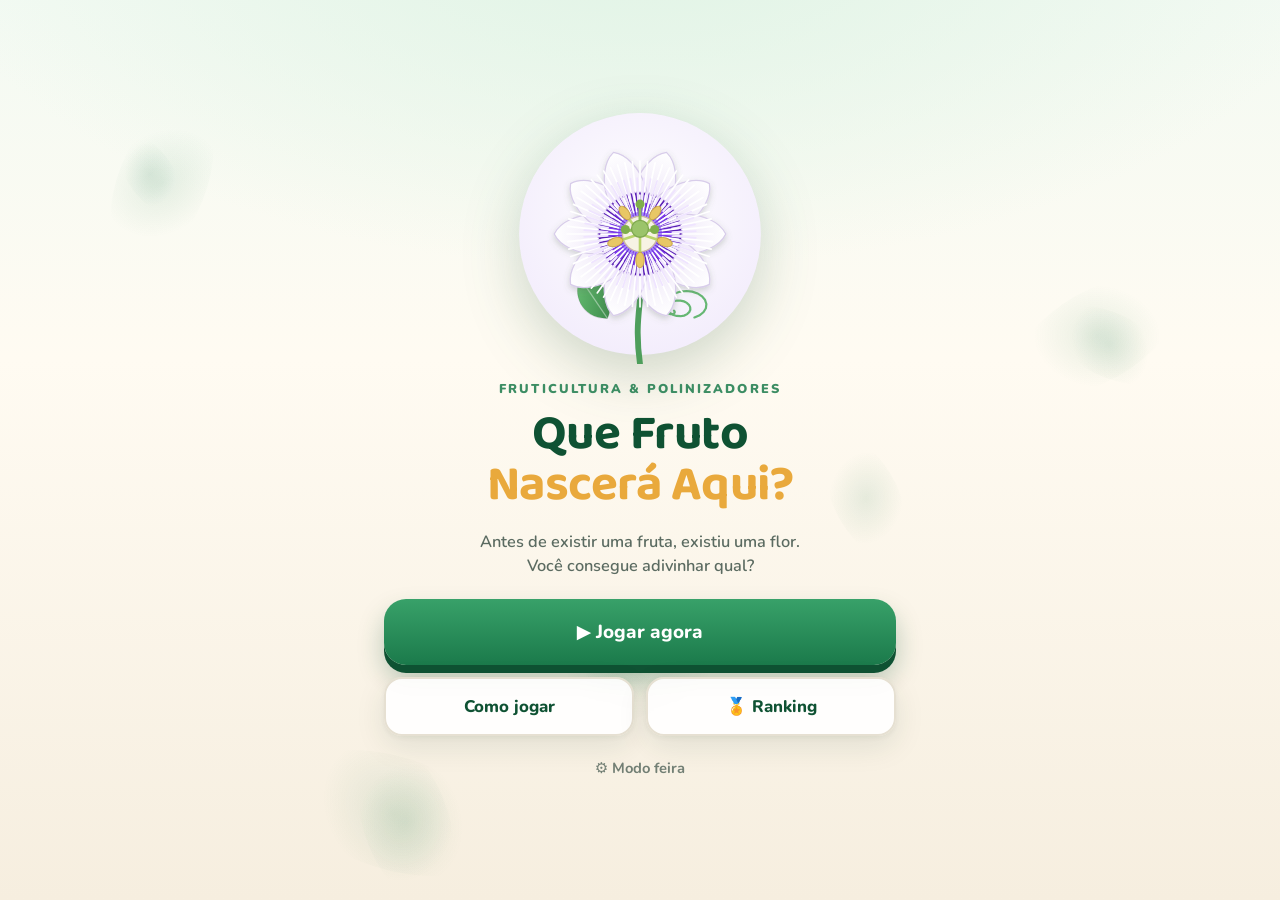
<file: index.html>
<!DOCTYPE html>
<html lang="pt-BR">
<head>
<meta charset="utf-8">
<meta name="viewport" content="width=device-width, initial-scale=1, viewport-fit=cover, maximum-scale=1, user-scalable=no">
<meta name="theme-color" content="#1B7A4B">
<meta name="description" content="Que fruto nascerá aqui? Um jogo sobre flores, polinizadores e fruticultura.">
<meta name="apple-mobile-web-app-capable" content="yes">
<meta name="apple-mobile-web-app-status-bar-style" content="black-translucent">
<meta name="apple-mobile-web-app-title" content="Que Fruto Nascerá?">
<title>Que Fruto Nascerá Aqui?</title>
<link rel="manifest" href="manifest.webmanifest">
<link rel="icon" href="assets/icone.svg" type="image/svg+xml">
<link rel="apple-touch-icon" href="assets/icone.svg">
<link rel="preconnect" href="https://fonts.googleapis.com">
<link rel="preconnect" href="https://fonts.gstatic.com" crossorigin>
<link href="https://fonts.googleapis.com/css2?family=Baloo+2:wght@600;700;800&family=Nunito:wght@400;600;700;900&display=swap" rel="stylesheet">
<link rel="stylesheet" href="css/style.css">
</head>
<body>

<div id="folhas-fundo" aria-hidden="true"></div>

<!-- ============ INICIO ============ -->
<section class="tela ativa" id="tela-home">
  <div class="home-wrap">
    <div class="home-art" id="homeArt" aria-hidden="true"></div>
    <p class="home-tag">Fruticultura &amp; Polinizadores</p>
    <h1 class="home-titulo">Que Fruto<br><em>Nascerá Aqui?</em></h1>
    <p class="home-sub">Antes de existir uma fruta, existiu uma flor.<br>Você consegue adivinhar qual?</p>
    <div class="home-botoes">
      <button class="btn btn-primario btn-grande" data-ir="modo">▶ Jogar agora</button>
      <div class="home-linha">
        <button class="btn btn-fantasma" data-ir="ajuda">Como jogar</button>
        <button class="btn btn-fantasma" data-ir="ranking">🏅 Ranking</button>
      </div>
    </div>
    <button class="btn-mini" id="btnPainel" title="Modo feira e ajustes">⚙️ Modo feira</button>
  </div>
</section>

<!-- ============ ESCOLHA DE MODO ============ -->
<section class="tela" id="tela-modo">
  <header class="topo">
    <button class="btn-voltar" data-ir="home">‹ Voltar</button>
    <h2>Preparar rodada</h2>
    <span class="espaco"></span>
  </header>
  <div class="conteudo">
    <label class="campo">
      <span>Seu nome <small>(opcional, aparece no ranking)</small></span>
      <input id="inpNome" type="text" maxlength="16" placeholder="Ex: Ana" autocomplete="off" spellcheck="false">
    </label>

    <p class="rotulo">Escolha o tamanho da partida</p>
    <div class="modos" id="listaModos"></div>

    <div class="trilha-preview" id="trilhaPreview"></div>

    <button class="btn btn-primario btn-grande largura-total" id="btnComecar">Começar 🌱</button>
  </div>
</section>

<!-- ============ JOGO ============ -->
<section class="tela" id="tela-jogo">
  <header class="hud">
    <button class="btn-voltar" id="btnSair" title="Sair da partida">✕</button>
    <div class="hud-centro">
      <span class="chip chip-nivel" id="chipNivel">Nível 1</span>
      <span class="chip" id="chipRodada">1/10</span>
    </div>
    <div class="placar"><b id="placarValor">0</b><span>pts</span></div>
  </header>

  <div class="barra-progresso"><i id="barraProgresso"></i></div>

  <div class="jogo-corpo">
    <div class="palco" id="palco">
      <div class="palco-caixa">
        <div class="camada camada-flor" id="camadaFlor"></div>
        <div class="camada camada-fruto" id="camadaFruto"></div>
        <div class="mascara" id="mascara" aria-hidden="true"></div>
        <div class="brilho" id="brilho" aria-hidden="true"></div>
        <div class="cronometro" id="cronometro" hidden><svg viewBox="0 0 40 40"><circle class="c-fundo" cx="20" cy="20" r="17"/><circle class="c-frente" id="cronoArco" cx="20" cy="20" r="17"/></svg><span id="cronoNum">30</span></div>
      </div>
      <div class="selo-pontos" id="seloPontos" aria-live="polite"></div>
    </div>

    <div class="painel">
      <h2 class="pergunta" id="pergunta">Que fruto nascerá desta flor?</h2>
      <div class="alternativas" id="alternativas"></div>

      <div class="pistas-area">
        <button class="btn btn-pista" id="btnPista">
          <span class="pista-icone">💡</span>
          <span class="pista-txt">Pedir uma pista</span>
          <span class="pista-cont" id="pistaCont">3</span>
        </button>
        <ul class="lista-pistas" id="listaPistas"></ul>
      </div>
    </div>
  </div>
</section>

<!-- ============ FEEDBACK (painel deslizante) ============ -->
<div class="folha-modal" id="folhaFeedback" hidden>
  <div class="folha-conteudo">
    <div class="fb-cabeca">
      <div class="fb-emoji" id="fbEmoji">🎉</div>
      <div>
        <p class="fb-status" id="fbStatus">Acertou!</p>
        <p class="fb-nome" id="fbNome">Maracujá</p>
      </div>
      <div class="fb-pontos" id="fbPontos">+30</div>
    </div>
    <div class="fb-bloco">
      <h3>Da flor ao fruto</h3>
      <p id="fbExplicacao"></p>
    </div>
    <div class="fb-bloco fb-curiosidade">
      <h3>🐝 <span id="fbPolinizador"></span></h3>
      <p id="fbCuriosidade"></p>
    </div>
    <p class="fb-credito" id="fbCredito"></p>
    <button class="btn btn-primario btn-grande largura-total" id="btnContinuar">Continuar ›</button>
  </div>
</div>

<!-- ============ INTRO DE NIVEL ============ -->
<div class="intro-nivel" id="introNivel" hidden>
  <div class="intro-caixa">
    <div class="intro-icone" id="introIcone">🌸</div>
    <p class="intro-lema" id="introLema">O coração do jogo</p>
    <h2 id="introTitulo">Da Flor ao Fruto</h2>
    <p id="introDesc"></p>
    <div class="intro-barra"><i></i></div>
  </div>
</div>

<!-- ============ FIM ============ -->
<section class="tela" id="tela-fim">
  <div class="conteudo fim-wrap">
    <div class="medalha" id="medalha">🏆</div>
    <p class="fim-tag">Resultado</p>
    <h2 class="fim-titulo" id="fimTitulo">Mestre da Fruticultura</h2>
    <p class="fim-msg" id="fimMsg"></p>

    <div class="fim-placar">
      <div><b id="fimPontos">0</b><span>pontos</span></div>
      <div><b id="fimAcertos">0/10</b><span>acertos</span></div>
      <div><b id="fimSemPista">0</b><span>sem pista</span></div>
    </div>

    <p class="rotulo">Seu pomar desta partida</p>
    <div class="pomar" id="pomar"></div>

    <div class="fim-frase">
      Parabéns! Agora você sabe que, antes de existir uma fruta, houve uma flor —
      e quase sempre a ajuda de um polinizador.
    </div>

    <div class="fim-botoes">
      <button class="btn btn-primario btn-grande" id="btnDeNovo">Jogar de novo</button>
      <button class="btn btn-fantasma" data-ir="ranking">Ver ranking</button>
      <button class="btn btn-fantasma" data-ir="home">Início</button>
    </div>
    <p class="auto-voltar" id="autoVoltar" hidden></p>
  </div>
</section>

<!-- ============ RANKING ============ -->
<section class="tela" id="tela-ranking">
  <header class="topo">
    <button class="btn-voltar" data-ir="home">‹ Voltar</button>
    <h2>🏅 Ranking</h2>
    <span class="espaco"></span>
  </header>
  <div class="conteudo">
    <ol class="ranking" id="listaRanking"></ol>
    <p class="vazio" id="rankingVazio" hidden>Ninguém jogou ainda. Seja o primeiro!</p>
    <button class="btn btn-fantasma largura-total" id="btnLimparRanking">Limpar ranking</button>
  </div>
</section>

<!-- ============ AJUDA ============ -->
<section class="tela" id="tela-ajuda">
  <header class="topo">
    <button class="btn-voltar" data-ir="home">‹ Voltar</button>
    <h2>Como jogar</h2>
    <span class="espaco"></span>
  </header>
  <div class="conteudo">
    <div class="cartao">
      <h3>🌸 A ideia</h3>
      <p>Toda fruta começa como uma flor. O jogo mostra a flor (ou a fruta) e você descobre de quem ela é.</p>
    </div>
    <div class="cartao">
      <h3>💡 As pistas</h3>
      <p>Travou? Peça até <b>3 pistas</b> sobre a planta, a polinização e o fruto. Cada pista usada diminui os pontos daquela rodada — então tente adivinhar antes!</p>
    </div>
    <div class="cartao">
      <h3>🏆 Pontuação</h3>
      <table class="tabela">
        <tr><td>Acertou só olhando</td><td><b>até 30 pts</b></td></tr>
        <tr><td>Depois da 1ª pista</td><td>20 pts</td></tr>
        <tr><td>Depois da 2ª pista</td><td>10 pts</td></tr>
        <tr><td>Depois da 3ª pista</td><td>5 pts</td></tr>
        <tr><td>Errou</td><td>0 pts</td></tr>
      </table>
      <p class="nota">Acertos seguidos dão bônus de sequência. No nível 3 vale mais, e no desafio final os pontos caem enquanto a flor é revelada.</p>
    </div>
    <div class="cartao">
      <h3>🌳 Os níveis</h3>
      <ul class="lista-niveis" id="listaNiveisAjuda"></ul>
    </div>
  </div>
</section>

<!-- ============ PAINEL / MODO FEIRA ============ -->
<section class="tela" id="tela-painel">
  <header class="topo">
    <button class="btn-voltar" data-ir="home">‹ Voltar</button>
    <h2>⚙️ Modo feira</h2>
    <span class="espaco"></span>
  </header>
  <div class="conteudo">
    <div class="cartao">
      <h3>Ajustes</h3>
      <label class="chave"><span>🔊 Sons do jogo</span><input type="checkbox" id="cfgSom" checked><i></i></label>
      <label class="chave"><span>📳 Vibração</span><input type="checkbox" id="cfgVibra" checked><i></i></label>
      <label class="chave"><span>⏱️ Cronômetro nas rodadas</span><input type="checkbox" id="cfgTempo"><i></i></label>
      <label class="chave"><span>🎪 Voltar sozinho ao início</span><input type="checkbox" id="cfgAuto"><i></i></label>
      <p class="nota">Com o retorno automático ligado, a tela final volta para o início depois de 45 s — ideal para um tablet solto na feira.</p>
    </div>
    <div class="cartao">
      <h3>📲 Levar para o tablet</h3>
      <p>Abra este endereço no tablet e use <b>“Adicionar à tela de início”</b>. O jogo instala como aplicativo e funciona <b>sem internet</b>.</p>
      <div class="url-caixa"><code id="urlAtual"></code></div>
      <button class="btn btn-fantasma largura-total" id="btnCopiarUrl">Copiar endereço</button>
      <p class="nota">Para o QR Code da feira: gere um QR com esse mesmo endereço e imprima na placa da barraca.</p>
    </div>
    <div class="cartao">
      <h3>📥 Guardar para usar sem internet</h3>
      <p>O jogo tem <b id="qtdFotos">–</b> fotos. Toque abaixo uma vez, com internet, para o tablet
         guardar tudo. Depois ele funciona até no modo avião.</p>
      <button class="btn btn-fantasma largura-total" id="btnBaixarTudo">Guardar fotos no tablet</button>
      <div class="barra-progresso barra-baixa" id="barraBaixa" hidden><i></i></div>
      <p class="nota" id="statusBaixa"></p>
    </div>
    <div class="cartao">
      <h3>📷 Fotos e créditos</h3>
      <p>Todas as fotos vêm do Wikimedia Commons, com licença livre. A tela de créditos lista
         o autor e a licença de cada uma — bom deixar aberta na barraca.</p>
      <button class="btn btn-fantasma largura-total" data-ir="creditos">Ver créditos das fotos</button>
    </div>
    <div class="cartao">
      <h3>🌿 Frutas do jogo</h3>
      <p class="nota" id="contagemEspecies"></p>
      <div class="galeria" id="galeriaEspecies"></div>
    </div>
  </div>
</section>

<!-- ============ CREDITOS ============ -->
<section class="tela" id="tela-creditos">
  <header class="topo">
    <button class="btn-voltar" data-ir="painel">‹ Voltar</button>
    <h2>📷 Créditos</h2>
    <span class="espaco"></span>
  </header>
  <div class="conteudo">
    <div class="cartao">
      <h3>De onde vêm as fotos</h3>
      <p>Todas as fotografias deste jogo foram publicadas no <b>Wikimedia Commons</b> sob licenças
         livres (Creative Commons ou domínio público), que permitem uso e compartilhamento desde que
         o autor seja creditado. A lista completa está abaixo.</p>
      <p class="nota">Boa parte delas é do acervo botânico de Forest &amp; Kim Starr, que fotografa
         plantas cultivadas identificando espécie e parte da planta.</p>
    </div>
    <ul class="lista-creditos" id="listaCreditos"></ul>
  </div>
</section>

<div class="confete" id="confete" aria-hidden="true"></div>

<script src="js/art.js"></script>
<script src="js/creditos.js"></script>
<script src="js/midia.js"></script>
<script src="js/data.js"></script>
<script src="js/audio.js"></script>
<script src="js/app.js"></script>
</body>
</html>
</file>
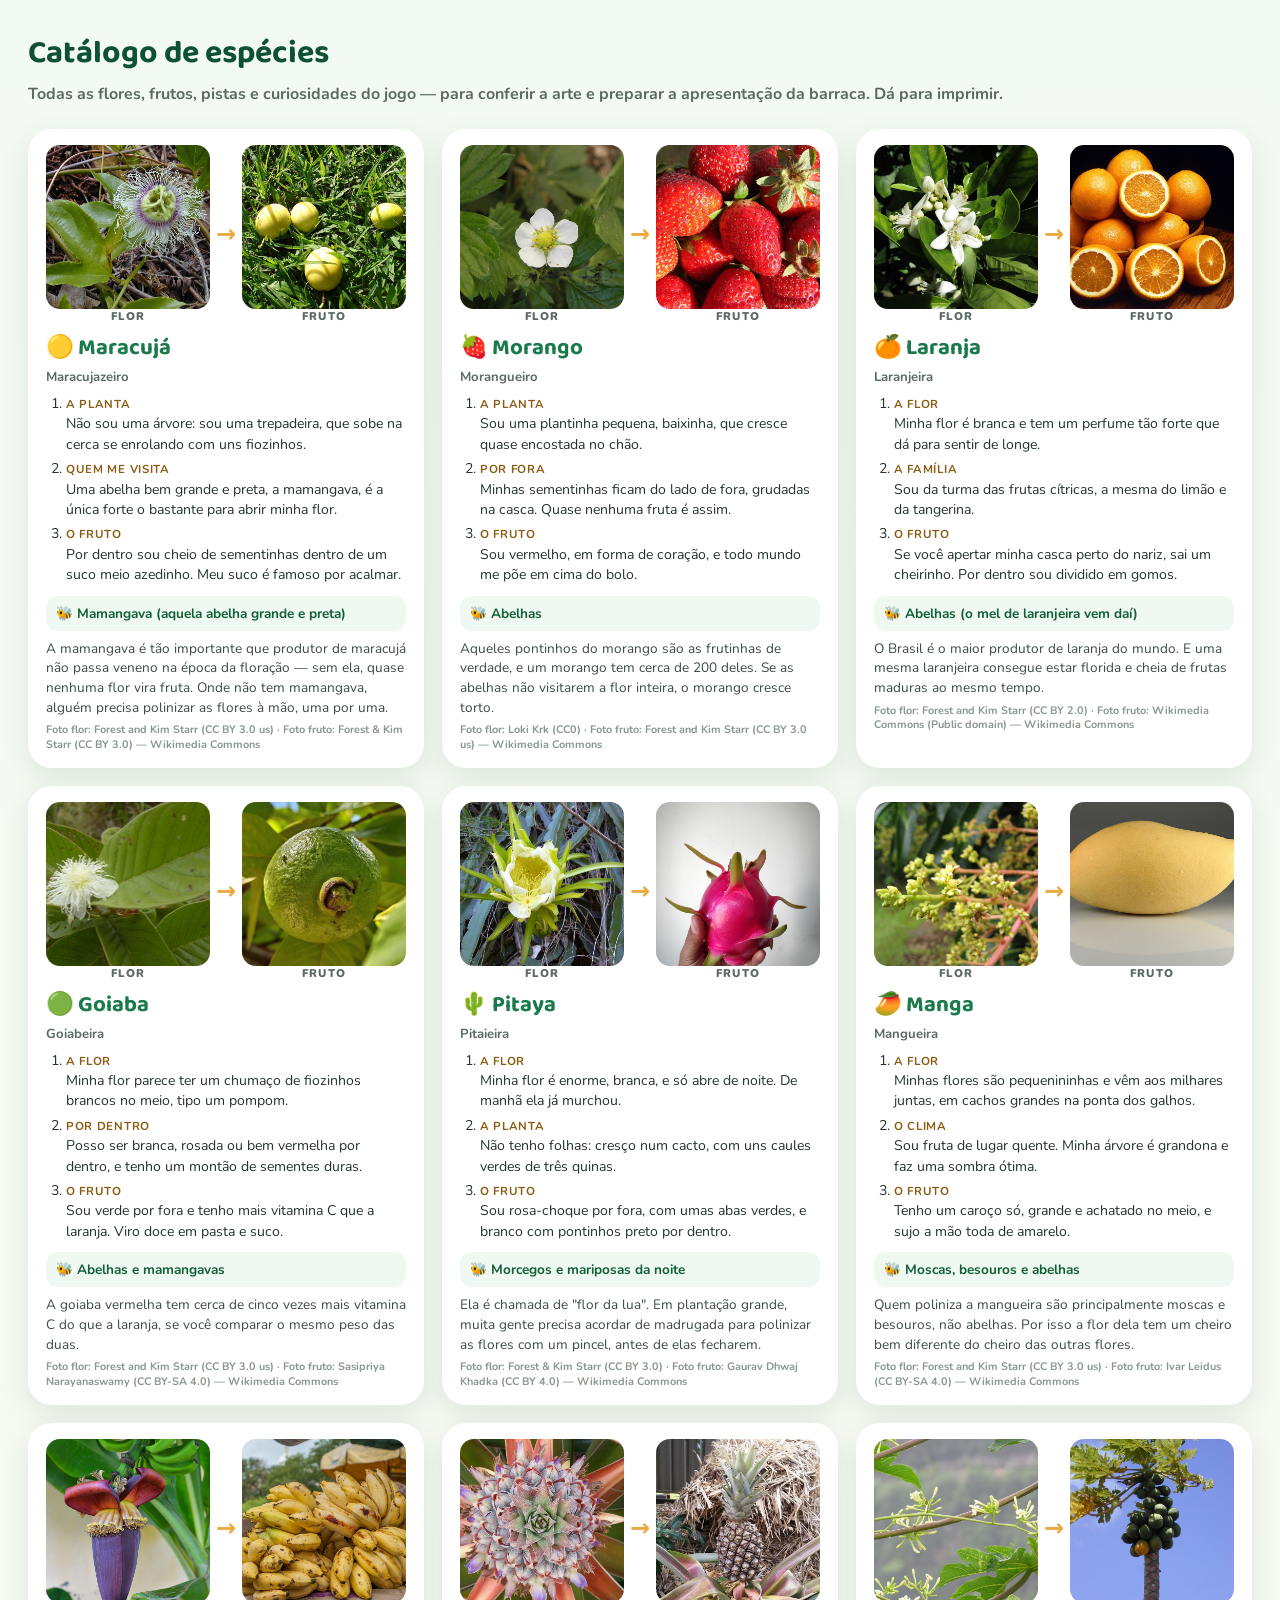
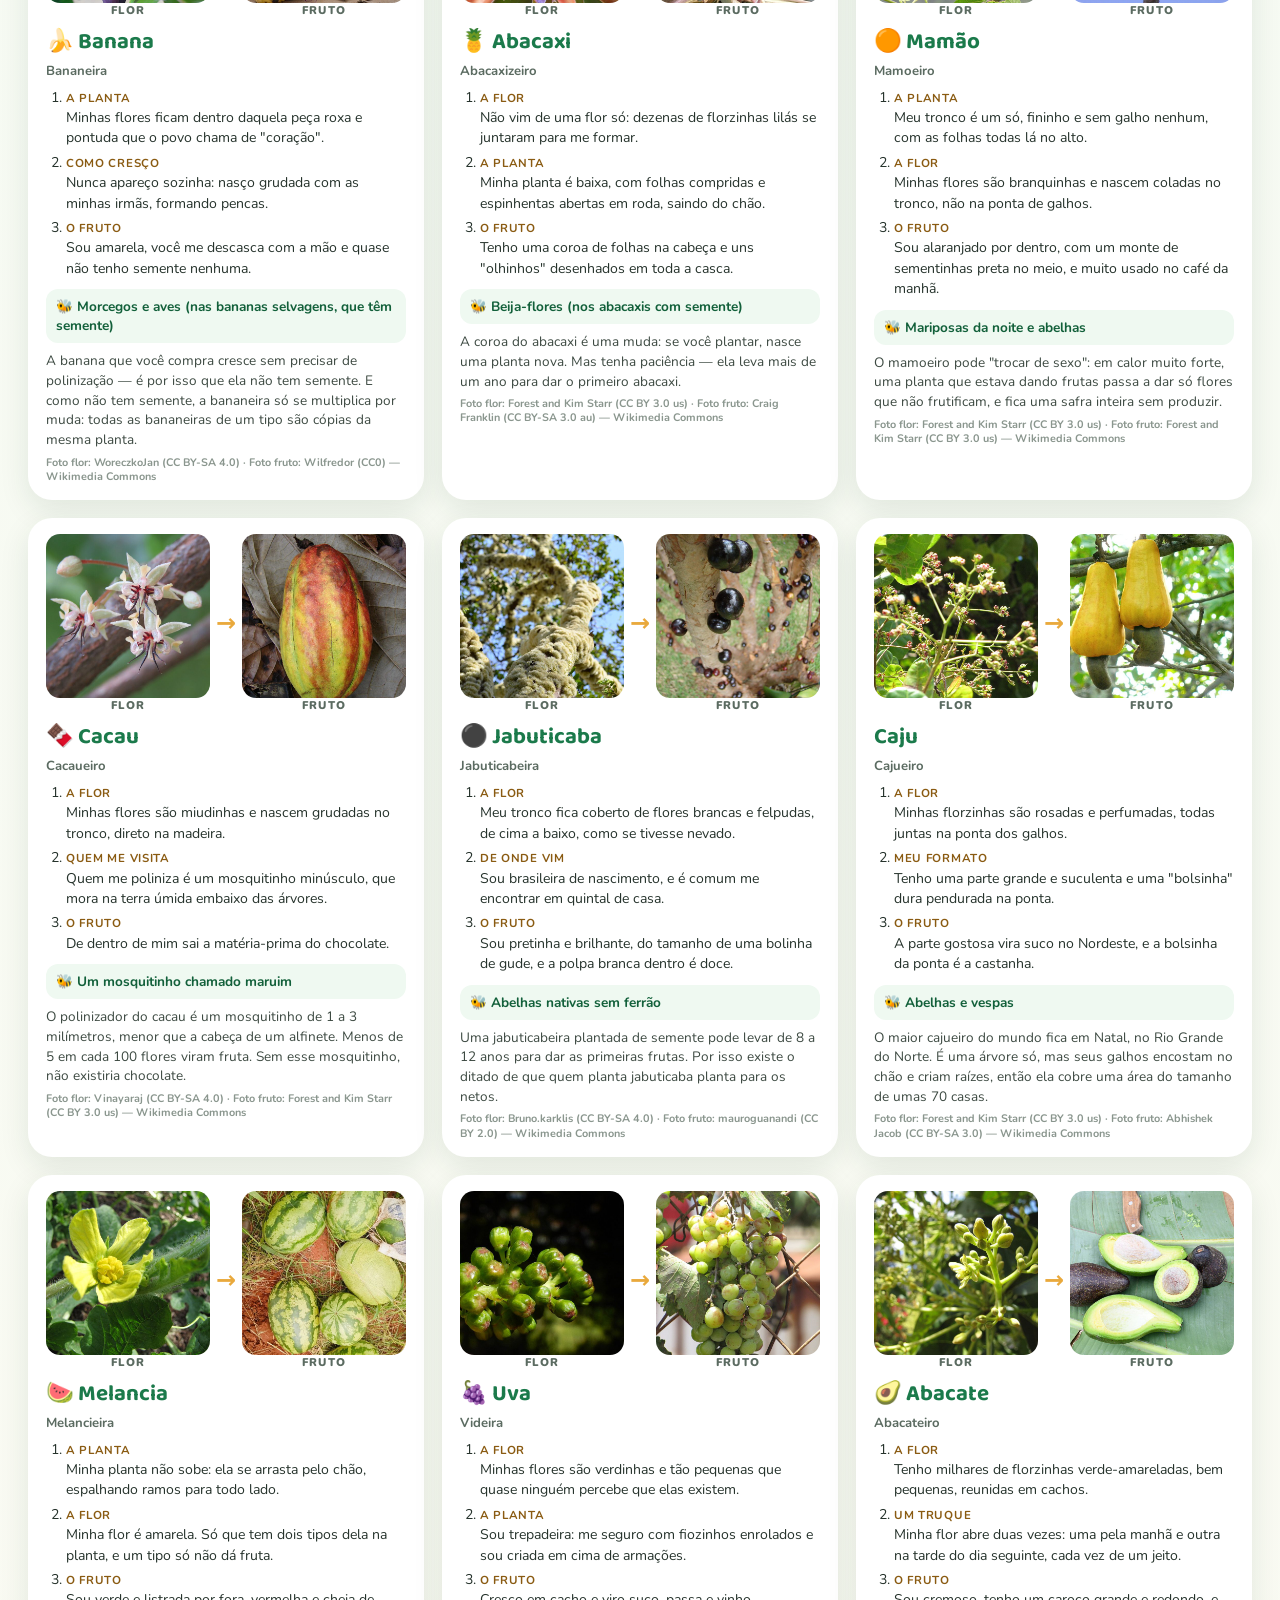
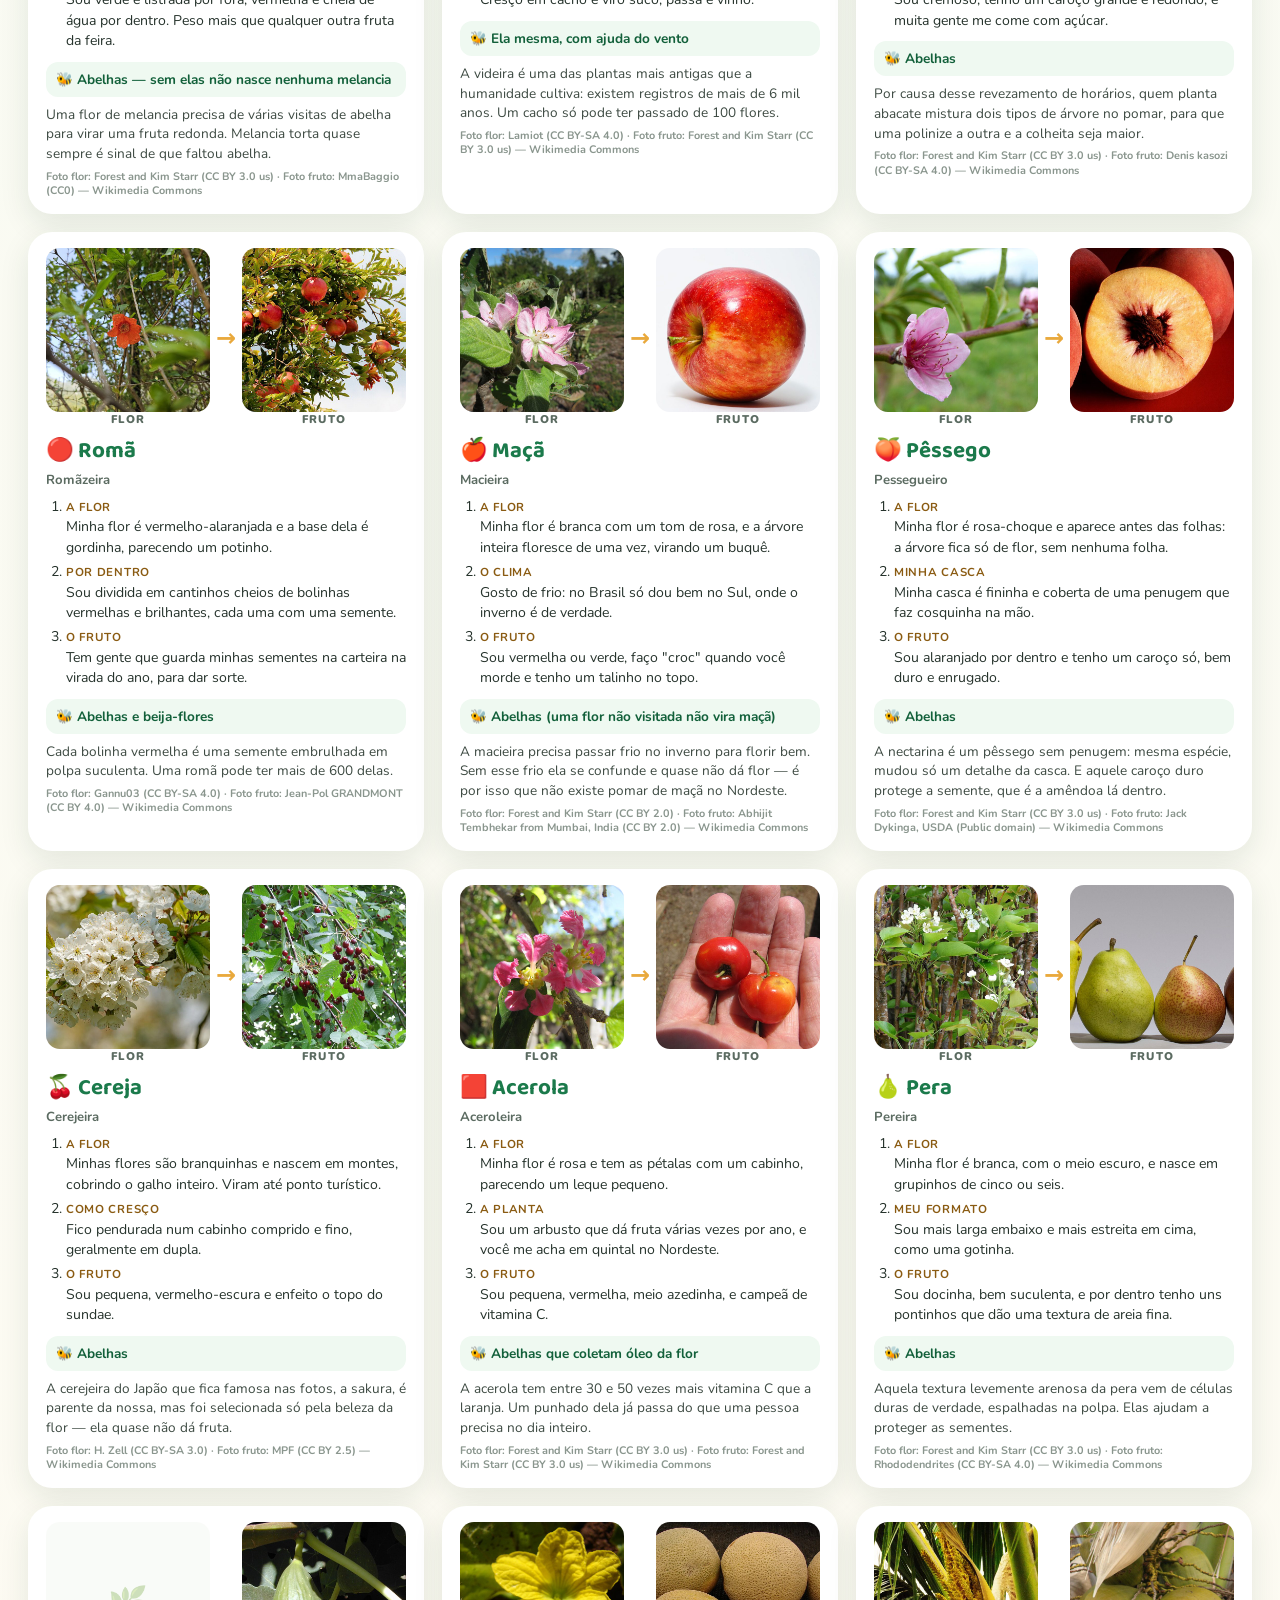
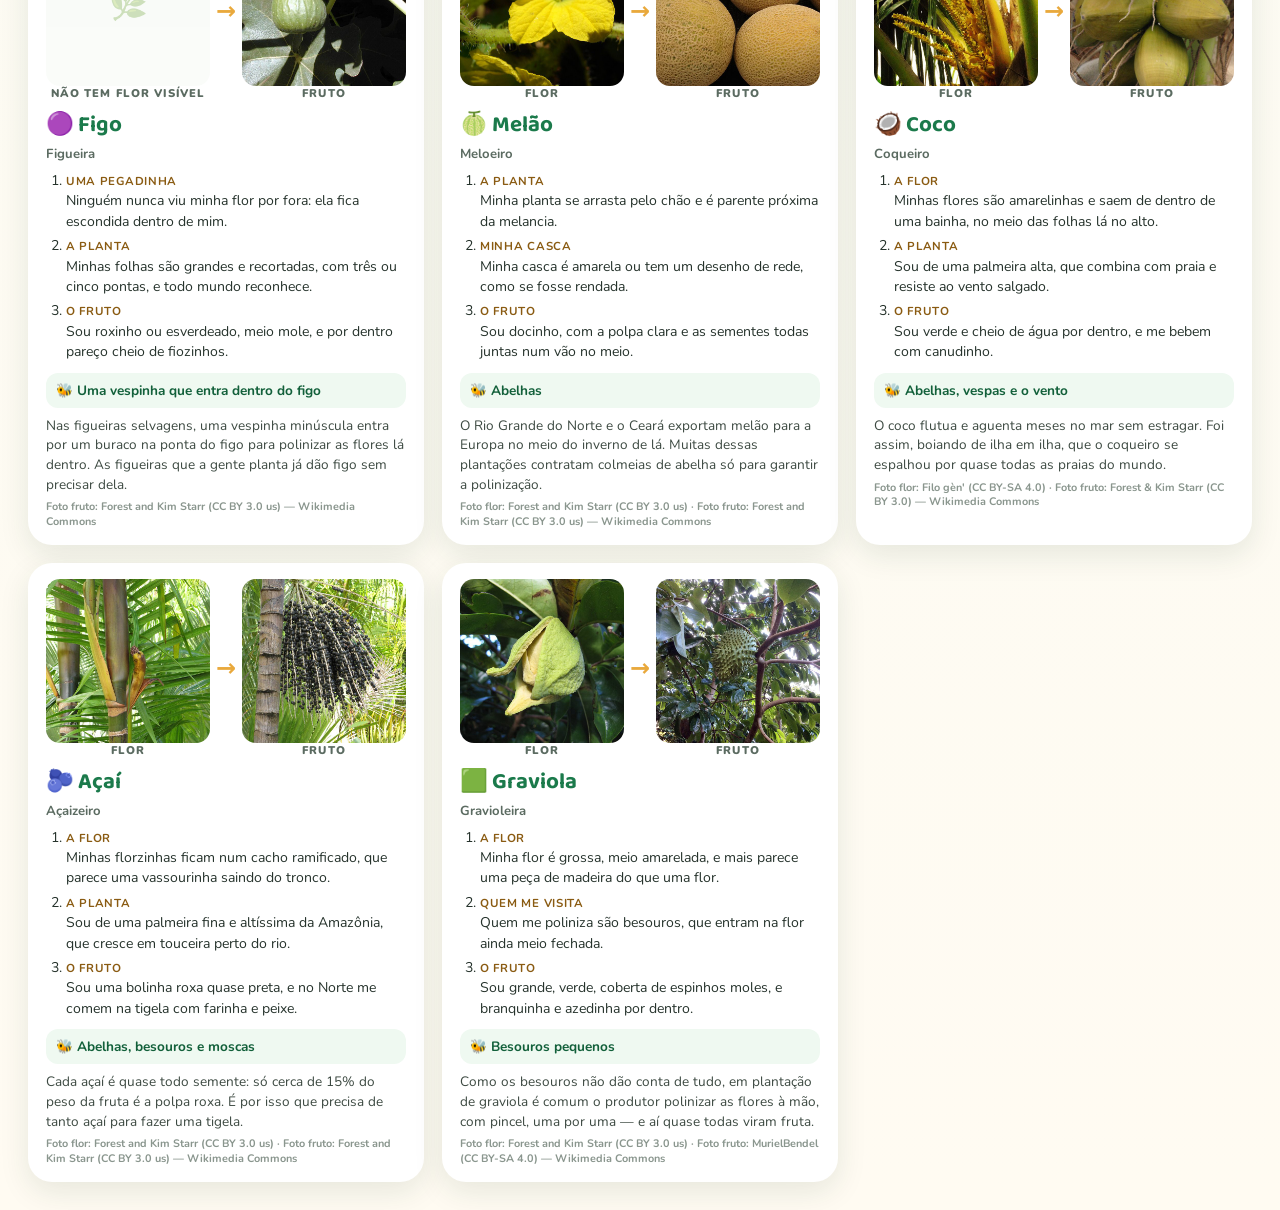
<file: preview.html>
<!DOCTYPE html>
<html lang="pt-BR">
<head>
<meta charset="utf-8">
<meta name="viewport" content="width=device-width, initial-scale=1">
<title>Catálogo de espécies — Que Fruto Nascerá Aqui?</title>
<link href="https://fonts.googleapis.com/css2?family=Baloo+2:wght@600;800&family=Nunito:wght@400;700;900&display=swap" rel="stylesheet">
<style>
  body{margin:0;padding:28px;font-family:'Nunito',system-ui,sans-serif;color:#26332C;
       background:linear-gradient(180deg,#F3FAF3,#FFFBF2)}
  h1{font-family:'Baloo 2',sans-serif;color:#0F5233;margin:0 0 4px;font-size:2rem}
  .sub{color:#5B6B61;font-weight:700;margin:0 0 24px}
  .grade{display:grid;grid-template-columns:repeat(auto-fill,minmax(330px,1fr));gap:18px}
  .card{background:#fff;border-radius:24px;padding:16px 18px;box-shadow:0 10px 30px rgba(24,60,40,.10)}
  .par{display:flex;align-items:center;gap:6px}
  .par figure{margin:0;flex:1;text-align:center}
  .par svg{width:100%;height:auto;display:block}
  .par img{width:100%;aspect-ratio:1;object-fit:cover;border-radius:14px;display:block}
  .par .art-vazia{aspect-ratio:1;display:grid;place-items:center;font-size:2rem;opacity:.3;background:#EEF4EA;border-radius:14px}
  .cred{margin:6px 0 0;font-size:.68rem;color:#8A968E;font-weight:700;line-height:1.3}
  .par figcaption{font-size:.7rem;font-weight:900;letter-spacing:.1em;text-transform:uppercase;color:#5B6B61}
  .seta{font-size:1.5rem;color:#E9A93C;font-weight:900}
  h2{font-family:'Baloo 2',sans-serif;margin:6px 0 2px;color:#1B7A4B;font-size:1.4rem}
  .planta{font-size:.82rem;color:#5B6B61;font-weight:700;margin:0 0 8px}
  ol{margin:0;padding-left:20px}
  ol li{font-size:.88rem;line-height:1.45;margin-bottom:4px}
  ol li b{color:#8A5B12;font-size:.72rem;text-transform:uppercase;letter-spacing:.06em}
  .pol{margin:10px 0 0;font-size:.85rem;background:#EFF9F1;border-radius:12px;padding:8px 10px;font-weight:700;color:#12603A}
  .cur{margin:8px 0 0;font-size:.85rem;line-height:1.45;color:#3D4A42}
  @media print{body{background:#fff}.card{break-inside:avoid;box-shadow:none;border:1px solid #ddd}}
</style>
</head>
<body>
<h1>Catálogo de espécies</h1>
<p class="sub">Todas as flores, frutos, pistas e curiosidades do jogo — para conferir a arte e preparar a apresentação da barraca. Dá para imprimir.</p>
<div class="grade" id="grade"></div>

<script src="js/art.js"></script>
<script src="js/creditos.js"></script>
<script src="js/midia.js"></script>
<script src="js/data.js"></script>
<script>
function creditoDe(e) {
  var out = [];
  ['flor', 'fruto'].forEach(function (t) {
    var c = Midia.credito(e.id, t);
    if (c) out.push('Foto ' + t + ': ' + c.autor + ' (' + c.licenca + ')');
  });
  return out.join(' · ') + (out.length ? ' — Wikimedia Commons' : '');
}

document.getElementById('grade').innerHTML = DB.especies.map(function (e) {
  return '<div class="card">' +
    '<div class="par">' +
      '<figure>' + Midia.mini(e.id, 'flor') + '<figcaption>' +
        (e.soFruto ? 'não tem flor visível' : 'flor') + '</figcaption></figure>' +
      '<div class="seta">→</div>' +
      '<figure>' + Midia.mini(e.id, 'fruto') + '<figcaption>fruto</figcaption></figure>' +
    '</div>' +
    '<h2>' + (e.emoji ? e.emoji + ' ' : '') + e.nome + '</h2>' +
    '<p class="planta">' + e.planta + '</p>' +
    '<ol>' + e.pistas.map(function (p) { return '<li><b>' + p.t + '</b><br>' + p.d + '</li>'; }).join('') + '</ol>' +
    '<p class="pol">🐝 ' + e.polinizador + '</p>' +
    '<p class="cur">' + e.curiosidade + '</p>' +
    '<p class="cred">' + creditoDe(e) + '</p>' +
  '</div>';
}).join('');
</script>
</body>
</html>
</file>
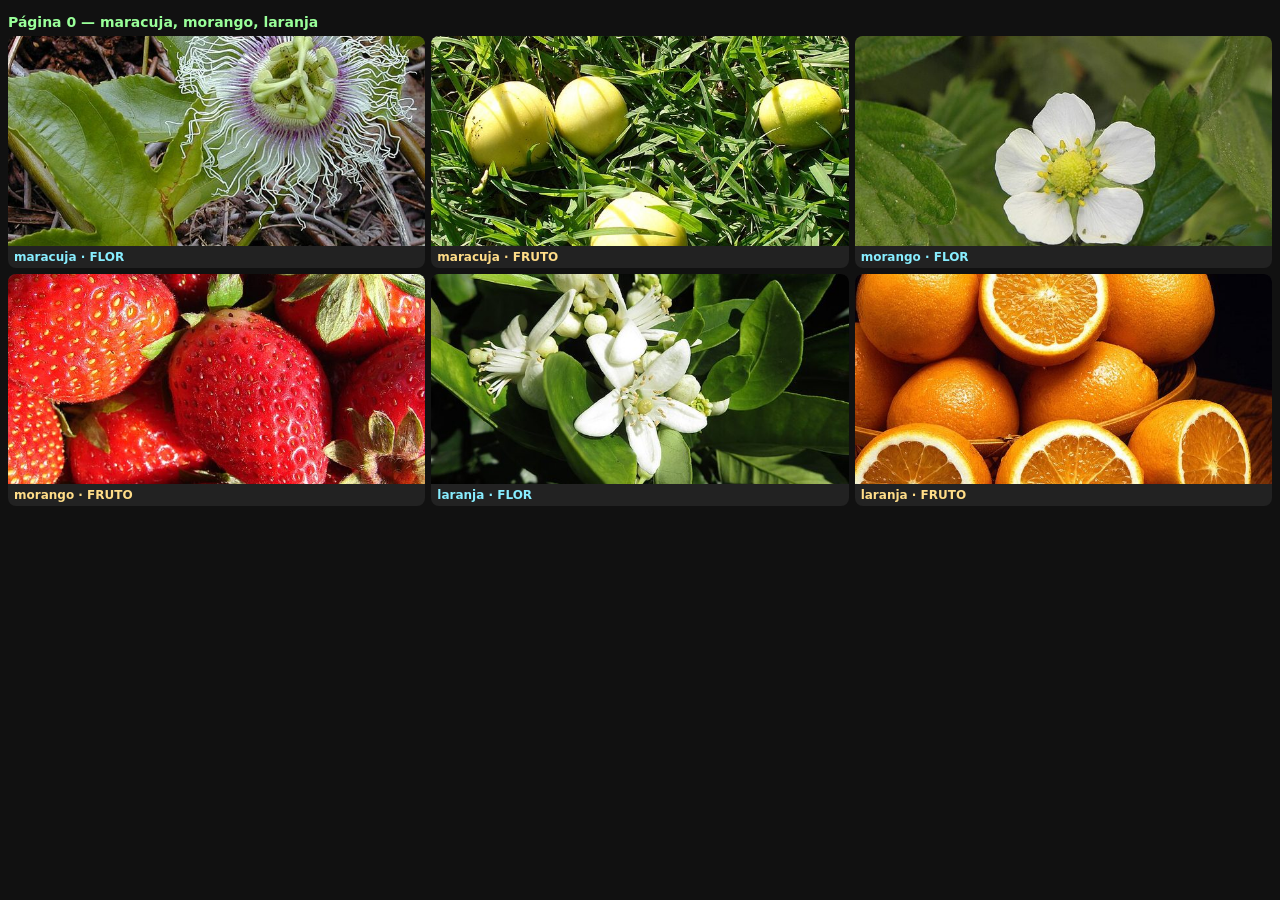
<file: tools/revisar.html>
<!DOCTYPE html>
<html lang="pt-BR">
<head>
<meta charset="utf-8">
<title>Revisão das fotos</title>
<style>
  body{margin:0;padding:8px;background:#111;color:#fff;font:700 13px system-ui}
  .g{display:grid;grid-template-columns:repeat(3,1fr);gap:6px}
  figure{margin:0;background:#222;border-radius:8px;overflow:hidden}
  img{width:100%;height:210px;object-fit:cover;display:block;background:#333}
  figcaption{padding:4px 6px;font-size:12px}
  .flor{color:#8ef}
  .fruto{color:#fd8}
  h2{margin:6px 0;font-size:14px;color:#9f9}
</style>
</head>
<body>
<h2 id="t"></h2>
<div class="g" id="g"></div>
<script>
const IDS = ['maracuja','morango','laranja','goiaba','pitaya','manga','banana','abacaxi','mamao',
 'cacau','jabuticaba','caju','melancia','uva','abacate','roma','maca','pessego','cereja','acerola',
 'pera','figo','melao','coco','acai','graviola'];
const pag = parseInt(location.hash.slice(1) || '0', 10);
const porPag = 3;                       // 3 especies = 6 fotos por tela
const fatia = IDS.slice(pag*porPag, pag*porPag+porPag);
document.getElementById('t').textContent = 'Página ' + pag + ' — ' + fatia.join(', ');
document.getElementById('g').innerHTML = fatia.map(id =>
  ['flor','fruto'].map(t =>
    '<figure><img src="../assets/fotos/'+id+'-'+t+'.jpg" alt=""><figcaption class="'+t+'">'+
    id+' · '+t.toUpperCase()+'</figcaption></figure>'
  ).join('')
).join('');
</script>
</body>
</html>
</file>
<file: css/style.css>
/* =========================================================
   Que Fruto Nascerá Aqui? - estilos
   Paleta botanica quente, alvos de toque grandes (tablet).
   ========================================================= */

:root{
  --verde:#1B7A4B;
  --verde-claro:#38A169;
  --verde-escuro:#0F5233;
  --verde-agua:#E7F5EC;
  --creme:#FFFBF2;
  --areia:#F6EEDF;
  --tinta:#26332C;
  --tinta-suave:#5B6B61;
  --dourado:#E9A93C;
  --coral:#E5533D;
  --roxo:#7C3AED;
  --borda:#E6E0D2;
  --sombra:0 10px 30px rgba(24,60,40,.10), 0 2px 6px rgba(24,60,40,.06);
  --sombra-alta:0 20px 50px rgba(24,60,40,.18);
  --raio:26px;
  --raio-p:16px;
  --fonte-t:'Baloo 2','Trebuchet MS',system-ui,sans-serif;
  --fonte:'Nunito',system-ui,-apple-system,'Segoe UI',sans-serif;
}

*{box-sizing:border-box;-webkit-tap-highlight-color:transparent}
[hidden]{display:none!important}
html,body{height:100%}
body{
  margin:0;
  font-family:var(--fonte);
  color:var(--tinta);
  background:
    radial-gradient(1200px 600px at 50% -10%, #DFF3E4 0%, transparent 60%),
    linear-gradient(180deg,#F3FAF3 0%, var(--creme) 40%, var(--areia) 100%);
  background-attachment:fixed;
  overflow:hidden;
  overscroll-behavior:none;
  -webkit-user-select:none;user-select:none;
}
h1,h2,h3{font-family:var(--fonte-t);margin:0;letter-spacing:-.01em}
button{font-family:inherit}

/* folhas decorativas de fundo */
#folhas-fundo{position:fixed;inset:0;pointer-events:none;z-index:0;overflow:hidden}
#folhas-fundo i{
  position:absolute;display:block;width:120px;height:150px;opacity:.10;
  background:radial-gradient(closest-side,#1B7A4B,transparent 72%);
  border-radius:0 100% 0 100%;
}

/* ---------- telas ---------- */
.tela{
  position:fixed;inset:0;z-index:1;
  display:none;flex-direction:column;
  overflow-y:auto;-webkit-overflow-scrolling:touch;
  padding:max(14px,env(safe-area-inset-top)) 0 max(14px,env(safe-area-inset-bottom));
}
.tela.ativa{display:flex;animation:entrar .38s cubic-bezier(.2,.9,.3,1)}
@keyframes entrar{from{opacity:0;transform:translateY(14px)}to{opacity:1;transform:none}}

.conteudo{
  width:min(720px,100%);margin:0 auto;padding:8px 20px 32px;
  display:flex;flex-direction:column;gap:16px;
}
.topo{
  display:flex;align-items:center;gap:10px;
  width:min(720px,100%);margin:0 auto;padding:6px 16px 10px;
}
.topo h2{font-size:1.35rem;flex:1;text-align:center}
.espaco{width:64px}
.btn-voltar{
  min-width:64px;height:44px;border:0;border-radius:14px;
  background:rgba(255,255,255,.85);box-shadow:var(--sombra);
  color:var(--verde-escuro);font-weight:800;font-size:1rem;cursor:pointer;
}
.btn-voltar:active{transform:scale(.96)}

/* ---------- botoes ---------- */
.btn{
  border:0;border-radius:18px;padding:16px 22px;
  font-weight:800;font-size:1.05rem;cursor:pointer;
  transition:transform .12s ease, box-shadow .2s ease, filter .2s ease;
}
.btn:active{transform:translateY(2px) scale(.985)}
.btn-grande{padding:20px 26px;font-size:1.18rem;border-radius:22px}
.largura-total{width:100%}
.btn-primario{
  color:#fff;
  background:linear-gradient(180deg,var(--verde-claro),var(--verde));
  box-shadow:0 8px 0 var(--verde-escuro), 0 14px 26px rgba(15,82,51,.28);
}
.btn-primario:active{box-shadow:0 4px 0 var(--verde-escuro), 0 8px 16px rgba(15,82,51,.24)}
.btn-fantasma{
  background:rgba(255,255,255,.9);color:var(--verde-escuro);
  box-shadow:var(--sombra);border:2px solid var(--borda);
}
.btn-mini{
  margin-top:6px;background:none;border:0;color:var(--tinta-suave);
  font-size:.92rem;font-weight:700;padding:10px;cursor:pointer;opacity:.85;
}

/* ---------- HOME ---------- */
.home-wrap{
  margin:auto;width:min(560px,100%);padding:20px 24px 28px;
  display:flex;flex-direction:column;align-items:center;text-align:center;gap:6px;
}
.home-art{width:min(260px,58vw);aspect-ratio:1;filter:drop-shadow(0 18px 28px rgba(26,80,50,.22));animation:flutuar 6s ease-in-out infinite}
@keyframes flutuar{0%,100%{transform:translateY(0) rotate(-1.5deg)}50%{transform:translateY(-12px) rotate(1.5deg)}}
.home-art svg{width:100%;height:100%;display:block}
.home-tag{
  margin:10px 0 0;font-size:.8rem;font-weight:900;letter-spacing:.16em;
  text-transform:uppercase;color:var(--verde);opacity:.85;
}
.home-titulo{font-size:clamp(2.1rem,8.5vw,3.1rem);line-height:1.02;color:var(--verde-escuro);margin:6px 0 0}
.home-titulo em{font-style:normal;color:var(--dourado);display:inline-block}
.home-sub{color:var(--tinta-suave);font-size:1.02rem;line-height:1.5;margin:12px 0 4px;font-weight:600}
.home-botoes{width:100%;display:flex;flex-direction:column;gap:12px;margin-top:10px}
.home-linha{display:flex;gap:12px}
.home-linha .btn{flex:1}

/* ---------- campos ---------- */
.campo{display:flex;flex-direction:column;gap:8px}
.campo>span{font-weight:800;color:var(--verde-escuro);font-size:1rem}
.campo small{font-weight:600;color:var(--tinta-suave)}
.campo input{
  height:60px;border-radius:18px;border:2px solid var(--borda);
  background:#fff;padding:0 18px;font-size:1.15rem;font-weight:700;
  font-family:inherit;color:var(--tinta);box-shadow:var(--sombra);outline:none;
}
.campo input:focus{border-color:var(--verde-claro);box-shadow:0 0 0 4px rgba(56,161,105,.16)}
.rotulo{font-weight:900;color:var(--verde-escuro);margin:6px 0 -4px;font-size:.95rem;letter-spacing:.02em}

/* ---------- modos ---------- */
.modos{display:flex;flex-direction:column;gap:10px}
.modo{
  display:flex;align-items:center;gap:14px;text-align:left;
  background:#fff;border:2px solid var(--borda);border-radius:var(--raio);
  padding:16px 18px;box-shadow:var(--sombra);cursor:pointer;transition:.18s;
}
.modo .ico{font-size:1.7rem;width:44px;text-align:center}
.modo b{display:block;font-family:var(--fonte-t);font-size:1.2rem;color:var(--verde-escuro)}
.modo span{font-size:.92rem;color:var(--tinta-suave);font-weight:700}
.modo[aria-checked="true"]{border-color:var(--verde-claro);background:linear-gradient(180deg,#fff,#EFF9F1);box-shadow:0 0 0 4px rgba(56,161,105,.15),var(--sombra)}
.trilha-preview{display:flex;gap:8px;flex-wrap:wrap;justify-content:center}
.trilha-preview b{
  background:rgba(255,255,255,.9);border:2px solid var(--borda);border-radius:12px;
  padding:8px 12px;font-size:.85rem;color:var(--verde-escuro);font-weight:800;
}

/* ---------- HUD do jogo ---------- */
.hud{
  display:flex;align-items:center;gap:10px;
  width:min(980px,100%);margin:0 auto;padding:4px 16px 8px;
}
.hud-centro{flex:1;min-width:0;display:flex;gap:8px;justify-content:center;flex-wrap:nowrap}
.chip{
  background:rgba(255,255,255,.92);border:2px solid var(--borda);
  border-radius:999px;padding:7px 14px;font-weight:900;font-size:.86rem;color:var(--verde-escuro);
  box-shadow:0 2px 8px rgba(24,60,40,.06);
  white-space:nowrap;overflow:hidden;text-overflow:ellipsis;
}
.chip-nivel{background:linear-gradient(180deg,#fff,#E9F6EE);border-color:#BFE3CC;min-width:0;flex:0 1 auto}
#chipRodada{flex:0 0 auto}
.placar{display:flex;align-items:baseline;gap:4px;min-width:64px;flex:0 0 auto;justify-content:flex-end}
.placar b{font-family:var(--fonte-t);font-size:1.7rem;color:var(--verde-escuro);line-height:1}
.placar span{font-size:.72rem;font-weight:900;color:var(--tinta-suave)}
.placar.pulo b{animation:pulo .5s ease}
@keyframes pulo{0%{transform:scale(1)}40%{transform:scale(1.35);color:var(--dourado)}100%{transform:scale(1)}}

.barra-progresso{
  width:min(980px,100%);margin:0 auto 6px;height:8px;border-radius:99px;
  background:rgba(27,122,75,.14);overflow:hidden;
}
.barra-progresso i{
  display:block;height:100%;width:0;border-radius:99px;
  background:linear-gradient(90deg,var(--verde-claro),var(--dourado));
  transition:width .5s cubic-bezier(.2,.9,.3,1);
}

.jogo-corpo{
  /* flex:1 0 auto = ocupa a sobra quando cabe (para centralizar bonito),
     mas NUNCA encolhe abaixo do proprio conteudo. Sem isso, as pistas
     passavam do rodape e sumiam, porque a tela nao criava rolagem. */
  flex:1 0 auto;width:min(980px,100%);margin:0 auto;padding:0 16px 20px;
  display:flex;flex-direction:column;gap:14px;
  justify-content:center;
}

/* ---------- palco (a ilustracao) ---------- */
.palco{position:relative;display:flex;justify-content:center;flex-shrink:0}
.palco-caixa{
  position:relative;width:min(330px,72vw);aspect-ratio:1;border-radius:50%;
  background:radial-gradient(circle at 50% 42%,#fff,#EDF6EC);
  box-shadow:0 18px 40px rgba(24,60,40,.16), inset 0 0 0 8px rgba(255,255,255,.9);
  overflow:hidden;
}
.camada{position:absolute;inset:0;display:flex;align-items:center;justify-content:center;transition:opacity .5s ease, transform .7s cubic-bezier(.2,.9,.3,1)}
.camada svg{width:100%;height:100%;display:block}
.camada-fruto{opacity:0;transform:scale(.6) rotate(-12deg)}
.palco.mostrar-fruto .camada-flor{opacity:0;transform:scale(1.25) rotate(10deg)}
.palco.mostrar-fruto .camada-fruto{opacity:1;transform:none}
.palco.entrada .camada-flor{animation:brotar .6s cubic-bezier(.2,1.2,.3,1)}
@keyframes brotar{from{opacity:0;transform:scale(.72) rotate(-8deg)}to{opacity:1;transform:none}}

.brilho{position:absolute;inset:0;pointer-events:none;opacity:0;background:radial-gradient(circle at 50% 50%,rgba(255,255,255,.9),transparent 62%)}
.palco.acertou .brilho{animation:clarao .9s ease}
@keyframes clarao{0%{opacity:0}30%{opacity:1}100%{opacity:0}}
.palco.errou .palco-caixa{animation:tremer .45s ease}
@keyframes tremer{0%,100%{transform:translateX(0)}20%{transform:translateX(-10px)}40%{transform:translateX(9px)}60%{transform:translateX(-6px)}80%{transform:translateX(4px)}}

/* mascara de folhas (nivel 3 e desafio) */
.mascara{position:absolute;inset:0;pointer-events:none}
.mascara .tile{
  position:absolute;background:linear-gradient(145deg,#2F8C55,#1B6B41);
  border-radius:0 78% 0 78%;box-shadow:inset 0 0 22px rgba(0,0,0,.22);
  transition:opacity .55s ease, transform .6s cubic-bezier(.3,1.2,.4,1);
}
.mascara .tile.fora{opacity:0;transform:translate(var(--dx,20px),var(--dy,40px)) rotate(var(--dr,40deg)) scale(.6)}

/* cronometro */
.cronometro{position:absolute;top:8px;right:8px;width:54px;height:54px;display:grid;place-items:center}
.cronometro svg{position:absolute;inset:0;width:100%;height:100%;transform:rotate(-90deg)}
.cronometro circle{fill:none;stroke-width:5;stroke-linecap:round}
.c-fundo{stroke:rgba(27,122,75,.15)}
.c-frente{stroke:var(--verde-claro);stroke-dasharray:107;stroke-dashoffset:0;transition:stroke-dashoffset 1s linear, stroke .3s}
.cronometro span{font-family:var(--fonte-t);font-size:1.05rem;font-weight:800;color:var(--verde-escuro)}
.cronometro.urgente .c-frente{stroke:var(--coral)}
.cronometro.urgente span{color:var(--coral);animation:pulo .5s ease infinite}

/* selo de pontos flutuante */
.selo-pontos{
  position:absolute;top:16%;left:50%;transform:translateX(-50%);
  font-family:var(--fonte-t);font-size:2.6rem;font-weight:800;color:var(--dourado);
  text-shadow:0 3px 0 #fff,0 8px 18px rgba(0,0,0,.18);opacity:0;pointer-events:none;
}
.selo-pontos.mostrar{animation:subirPontos 1.3s cubic-bezier(.2,.9,.3,1)}
@keyframes subirPontos{
  0%{opacity:0;transform:translate(-50%,20px) scale(.6)}
  25%{opacity:1;transform:translate(-50%,-6px) scale(1.15)}
  70%{opacity:1;transform:translate(-50%,-30px) scale(1)}
  100%{opacity:0;transform:translate(-50%,-70px) scale(.9)}
}

/* ---------- painel de perguntas ---------- */
.painel{display:flex;flex-direction:column;gap:12px;flex:0 0 auto;justify-content:center}
.pergunta{
  text-align:center;font-size:clamp(1.15rem,4.6vw,1.5rem);
  color:var(--verde-escuro);line-height:1.2;
}
.alternativas{display:grid;grid-template-columns:1fr 1fr;gap:10px}
.alt{
  position:relative;min-height:68px;border-radius:20px;border:2px solid var(--borda);
  background:#fff;box-shadow:var(--sombra);cursor:pointer;
  display:flex;align-items:center;justify-content:center;gap:8px;
  padding:12px 14px;font-size:1.1rem;font-weight:800;color:var(--tinta);
  transition:transform .12s ease,border-color .2s,background .25s;
}
.alt .emo{font-size:1.3rem}
.alt:active{transform:scale(.97)}
.alt.certa{
  border-color:#2FA05F;background:linear-gradient(180deg,#EAF9EF,#D6F2E0);color:#12603A;
  animation:selo .5s cubic-bezier(.2,1.4,.4,1);
}
@keyframes selo{0%{transform:scale(1)}45%{transform:scale(1.06)}100%{transform:scale(1)}}
.alt.errada{border-color:#E5533D;background:#FDECE9;color:#9B2C1B;opacity:.95}
.alt.apagada{opacity:.42}
.alternativas.travado .alt{pointer-events:none}

/* ---------- pistas ---------- */
.pistas-area{display:flex;flex-direction:column;gap:10px}
.btn-pista{
  display:flex;align-items:center;gap:12px;width:100%;
  background:linear-gradient(180deg,#FFF6E2,#FDE9C3);
  border:2px solid #F0D69A;color:#8A5B12;border-radius:20px;padding:15px 18px;
  box-shadow:0 6px 0 #E7C481, 0 10px 20px rgba(180,130,30,.16);
}
.btn-pista:active{box-shadow:0 3px 0 #E7C481}
.btn-pista .pista-icone{font-size:1.35rem}
.btn-pista .pista-txt{flex:1;text-align:left}
.btn-pista .pista-cont{
  background:#fff;border-radius:999px;min-width:34px;height:34px;
  display:grid;place-items:center;font-weight:900;color:#8A5B12;border:2px solid #F0D69A;
}
.btn-pista:disabled{opacity:.45;box-shadow:none;cursor:default}
.lista-pistas{list-style:none;margin:0;padding:0;display:flex;flex-direction:column;gap:8px}
.lista-pistas li{
  background:rgba(255,255,255,.94);border-left:6px solid var(--dourado);
  border-radius:14px;padding:12px 14px;box-shadow:var(--sombra);
  animation:entrarPista .45s cubic-bezier(.2,.9,.3,1);font-weight:600;line-height:1.4;
}
.lista-pistas li b{display:block;font-size:.74rem;text-transform:uppercase;letter-spacing:.1em;color:var(--dourado);margin-bottom:3px}
@keyframes entrarPista{from{opacity:0;transform:translateX(-18px)}to{opacity:1;transform:none}}

/* ---------- folha de feedback ---------- */
.folha-modal{
  position:fixed;inset:0;z-index:40;background:rgba(20,45,32,.45);
  backdrop-filter:blur(3px);display:flex;align-items:flex-end;justify-content:center;
  animation:aparecer .28s ease;
}
@keyframes aparecer{from{opacity:0}to{opacity:1}}
.folha-conteudo{
  width:min(620px,100%);max-height:88vh;overflow-y:auto;
  background:var(--creme);border-radius:32px 32px 0 0;
  padding:22px 22px max(24px,env(safe-area-inset-bottom));
  box-shadow:var(--sombra-alta);animation:subirFolha .42s cubic-bezier(.2,.9,.3,1);
  display:flex;flex-direction:column;gap:14px;
}
@keyframes subirFolha{from{transform:translateY(100%)}to{transform:none}}
.fb-cabeca{display:flex;align-items:center;gap:14px}
.fb-emoji{font-size:2.6rem;animation:selo .6s cubic-bezier(.2,1.4,.4,1)}
.fb-status{margin:0;font-weight:900;font-size:.82rem;letter-spacing:.12em;text-transform:uppercase;color:var(--tinta-suave)}
.fb-nome{margin:0;font-family:var(--fonte-t);font-size:1.8rem;color:var(--verde-escuro);line-height:1.1}
.fb-pontos{margin-left:auto;font-family:var(--fonte-t);font-size:1.9rem;font-weight:800;color:var(--dourado)}
.fb-pontos.zero{color:var(--tinta-suave)}
.fb-bloco{background:#fff;border-radius:20px;padding:16px 18px;box-shadow:var(--sombra)}
.fb-bloco h3{font-size:1.05rem;color:var(--verde);margin-bottom:6px}
.fb-bloco p{margin:0;line-height:1.55;font-weight:600;color:#3D4A42}
.fb-curiosidade{background:linear-gradient(180deg,#FFF8E8,#FDF0D4);box-shadow:none;border:2px dashed #EDD196}
.fb-curiosidade h3{color:#9A6613}

/* ---------- intro de nivel ---------- */
.intro-nivel{
  position:fixed;inset:0;z-index:50;display:grid;place-items:center;
  background:linear-gradient(160deg,rgba(27,122,75,.97),rgba(15,82,51,.97));
  color:#fff;text-align:center;animation:aparecer .3s ease;
}
.intro-caixa{padding:30px;max-width:460px;animation:entrar .5s cubic-bezier(.2,.9,.3,1)}
.intro-icone{font-size:4.2rem;animation:flutuar 3s ease-in-out infinite}
.intro-lema{margin:8px 0 2px;font-size:.8rem;letter-spacing:.2em;text-transform:uppercase;opacity:.8;font-weight:900}
.intro-caixa h2{font-size:2.3rem;margin:2px 0 10px}
.intro-caixa p{opacity:.92;font-size:1.06rem;line-height:1.5;font-weight:600;margin:0}
.intro-barra{margin:24px auto 0;width:180px;height:6px;border-radius:99px;background:rgba(255,255,255,.25);overflow:hidden}
.intro-barra i{display:block;height:100%;background:#fff;width:0;animation:encher 1.6s linear forwards}
@keyframes encher{to{width:100%}}

/* ---------- fim ---------- */
.fim-wrap{align-items:center;text-align:center}
.medalha{font-size:4.6rem;filter:drop-shadow(0 10px 18px rgba(0,0,0,.18));animation:selo .8s cubic-bezier(.2,1.4,.4,1)}
.fim-tag{margin:0;font-size:.78rem;letter-spacing:.18em;text-transform:uppercase;color:var(--tinta-suave);font-weight:900}
.fim-titulo{font-size:clamp(1.8rem,7vw,2.5rem);color:var(--verde-escuro);line-height:1.05}
.fim-msg{margin:0;color:var(--tinta-suave);font-weight:700;font-size:1.05rem}
.fim-placar{display:flex;gap:10px;width:100%;margin-top:4px}
.fim-placar>div{
  flex:1;background:#fff;border-radius:20px;padding:14px 8px;box-shadow:var(--sombra);
  display:flex;flex-direction:column;gap:2px;
}
.fim-placar b{font-family:var(--fonte-t);font-size:1.6rem;color:var(--verde-escuro);line-height:1}
.fim-placar span{font-size:.72rem;font-weight:800;color:var(--tinta-suave);text-transform:uppercase;letter-spacing:.06em}
.pomar{display:flex;flex-wrap:wrap;gap:8px;justify-content:center;width:100%}
.pomar .item{
  width:62px;height:62px;border-radius:18px;background:#fff;box-shadow:var(--sombra);
  display:grid;place-items:center;overflow:hidden;border:2px solid var(--borda);
  animation:selo .5s cubic-bezier(.2,1.4,.4,1) backwards;
}
.pomar .item svg{width:112%;height:112%}
.pomar .item.perdeu{filter:grayscale(1);opacity:.38}
.fim-frase{
  background:linear-gradient(180deg,#FFF8E8,#FDF0D4);border:2px dashed #EDD196;
  border-radius:20px;padding:16px 18px;font-weight:700;color:#7A5510;line-height:1.5;
}
.fim-botoes{display:flex;flex-direction:column;gap:10px;width:100%}
.auto-voltar{font-size:.85rem;color:var(--tinta-suave);font-weight:700;margin:0}

/* ---------- ranking ---------- */
.ranking{list-style:none;margin:0;padding:0;display:flex;flex-direction:column;gap:8px;counter-reset:r}
.ranking li{
  display:flex;align-items:center;gap:12px;background:#fff;border-radius:18px;
  padding:14px 16px;box-shadow:var(--sombra);border:2px solid transparent;
}
.ranking li::before{
  counter-increment:r;content:counter(r);
  width:36px;height:36px;border-radius:12px;display:grid;place-items:center;
  background:var(--verde-agua);color:var(--verde-escuro);font-weight:900;flex-shrink:0;
}
.ranking li:nth-child(1)::before{background:linear-gradient(180deg,#FFE082,#F2B032);color:#7A4E05}
.ranking li:nth-child(2)::before{background:linear-gradient(180deg,#E6E9EE,#C3CAD4);color:#4A5560}
.ranking li:nth-child(3)::before{background:linear-gradient(180deg,#F2C9A0,#D89A63);color:#6B3E14}
.ranking .rk-nome{flex:1;font-weight:800;overflow:hidden;text-overflow:ellipsis;white-space:nowrap}
.ranking .rk-tit{display:block;font-size:.76rem;font-weight:700;color:var(--tinta-suave)}
.ranking .rk-pts{font-family:var(--fonte-t);font-size:1.3rem;color:var(--verde-escuro)}
.ranking li.novo{border-color:var(--dourado);background:linear-gradient(180deg,#FFFDF5,#FFF6E0)}
.vazio{text-align:center;color:var(--tinta-suave);font-weight:700;padding:30px 0}

/* ---------- cartoes / ajuda / painel ---------- */
.cartao{background:#fff;border-radius:var(--raio);padding:18px 20px;box-shadow:var(--sombra);display:flex;flex-direction:column;gap:8px}
.cartao h3{font-size:1.2rem;color:var(--verde-escuro)}
.cartao p{margin:0;line-height:1.55;font-weight:600;color:#3D4A42}
.nota{font-size:.9rem;color:var(--tinta-suave);font-weight:600}
.tabela{width:100%;border-collapse:collapse;font-weight:700}
.tabela td{padding:8px 0;border-bottom:1px dashed var(--borda)}
.tabela td:last-child{text-align:right;color:var(--verde)}
.lista-niveis{list-style:none;margin:0;padding:0;display:flex;flex-direction:column;gap:10px}
.lista-niveis li{display:flex;gap:12px;align-items:flex-start}
.lista-niveis .ni{font-size:1.5rem;width:34px;text-align:center}
.lista-niveis b{display:block;color:var(--verde-escuro);font-family:var(--fonte-t);font-size:1.08rem}
.lista-niveis span{font-size:.93rem;color:var(--tinta-suave);font-weight:600;line-height:1.4}

.chave{display:flex;align-items:center;gap:12px;padding:10px 0;border-bottom:1px dashed var(--borda);font-weight:700;cursor:pointer}
.chave:last-of-type{border-bottom:0}
.chave span{flex:1}
.chave input{position:absolute;opacity:0;pointer-events:none}
.chave i{
  width:56px;height:32px;border-radius:99px;background:#D9DFD9;position:relative;
  transition:background .2s;flex-shrink:0;
}
.chave i::after{
  content:'';position:absolute;top:3px;left:3px;width:26px;height:26px;border-radius:50%;
  background:#fff;box-shadow:0 2px 5px rgba(0,0,0,.2);transition:transform .22s cubic-bezier(.2,.9,.3,1);
}
.chave input:checked + i{background:var(--verde-claro)}
.chave input:checked + i::after{transform:translateX(24px)}
.url-caixa{background:var(--verde-agua);border-radius:14px;padding:12px 14px;overflow-x:auto}
.url-caixa code{font-size:.9rem;font-weight:700;color:var(--verde-escuro);white-space:nowrap}
.galeria{display:grid;grid-template-columns:repeat(auto-fill,minmax(84px,1fr));gap:8px}
.galeria figure{margin:0;background:var(--verde-agua);border-radius:16px;padding:4px;text-align:center}
.galeria svg{width:100%;height:auto;display:block}
.galeria figcaption{font-size:.72rem;font-weight:800;color:var(--verde-escuro);padding:2px 0 5px}

/* ---------- confete ---------- */
.confete{position:fixed;inset:0;pointer-events:none;z-index:60;overflow:hidden}
.confete i{position:absolute;top:-24px;width:11px;height:15px;border-radius:2px;opacity:.95;animation:cair linear forwards}
@keyframes cair{to{transform:translateY(112vh) rotate(760deg);opacity:.9}}

/* ---------- responsivo: tablet deitado ---------- */
@media (min-width:840px) and (orientation:landscape){
  .jogo-corpo{flex-direction:row;align-items:center;gap:26px}
  .palco{flex:0 0 42%;align-self:center}
  .palco-caixa{width:min(360px,38vw)}
  .painel{flex:1 1 auto;justify-content:center}
  .alternativas{gap:12px}
  .alt{min-height:76px;font-size:1.15rem}
}
@media (min-height:900px){
  .palco-caixa{width:min(400px,74vw)}
  .alt{min-height:78px}
}
@media (max-height:660px){
  .palco-caixa{width:min(200px,42vw)}
  .pergunta{font-size:1.1rem}
  .alt{min-height:58px;font-size:1rem}
}

@media (prefers-reduced-motion:reduce){
  *,*::before,*::after{animation-duration:.01ms!important;animation-iteration-count:1!important;transition-duration:.01ms!important}
}

/* ---------- fotos reais no palco ---------- */
.art-foto{
  width:100%;height:100%;display:block;object-fit:cover;
  border-radius:inherit;background:#EDF6EC;
}
.camada .art-foto{border-radius:50%}
.art-vazia{
  width:100%;height:100%;display:grid;place-items:center;font-size:3rem;opacity:.35;
}
.pomar .item .art-foto,.galeria .art-foto{width:100%;height:100%;border-radius:0}
.galeria figure{overflow:hidden;padding:0}
.galeria figure .art-foto{height:76px}
.galeria figcaption{padding:5px 2px}

/* credito discreto da foto, no pe do palco */
.credito-foto{
  position:absolute;bottom:-2px;left:50%;transform:translateX(-50%);
  max-width:96%;font-size:.66rem;font-weight:700;color:var(--tinta-suave);
  opacity:.72;text-align:center;white-space:nowrap;overflow:hidden;text-overflow:ellipsis;
}

/* ---------- tela de creditos ---------- */
.lista-creditos{list-style:none;margin:0;padding:0;display:flex;flex-direction:column;gap:8px}
.lista-creditos li{
  display:flex;align-items:center;gap:12px;background:#fff;border-radius:16px;
  padding:10px 12px;box-shadow:var(--sombra);
}
.lista-creditos img{
  width:56px;height:56px;border-radius:12px;object-fit:cover;flex-shrink:0;background:var(--verde-agua);
}
.lista-creditos .cr-txt{flex:1;min-width:0}
.lista-creditos b{display:block;font-size:.92rem;color:var(--verde-escuro)}
.lista-creditos span{
  display:block;font-size:.78rem;color:var(--tinta-suave);font-weight:700;
  overflow:hidden;text-overflow:ellipsis;white-space:nowrap;
}
.lista-creditos a{color:var(--verde);font-size:.78rem;font-weight:800;text-decoration:none}

/* barra do download offline */
.barra-baixa{margin:4px 0 0;width:100%}

.fb-credito{
  margin:0;font-size:.72rem;font-weight:700;color:var(--tinta-suave);
  opacity:.8;text-align:center;line-height:1.35;
}
</file>
